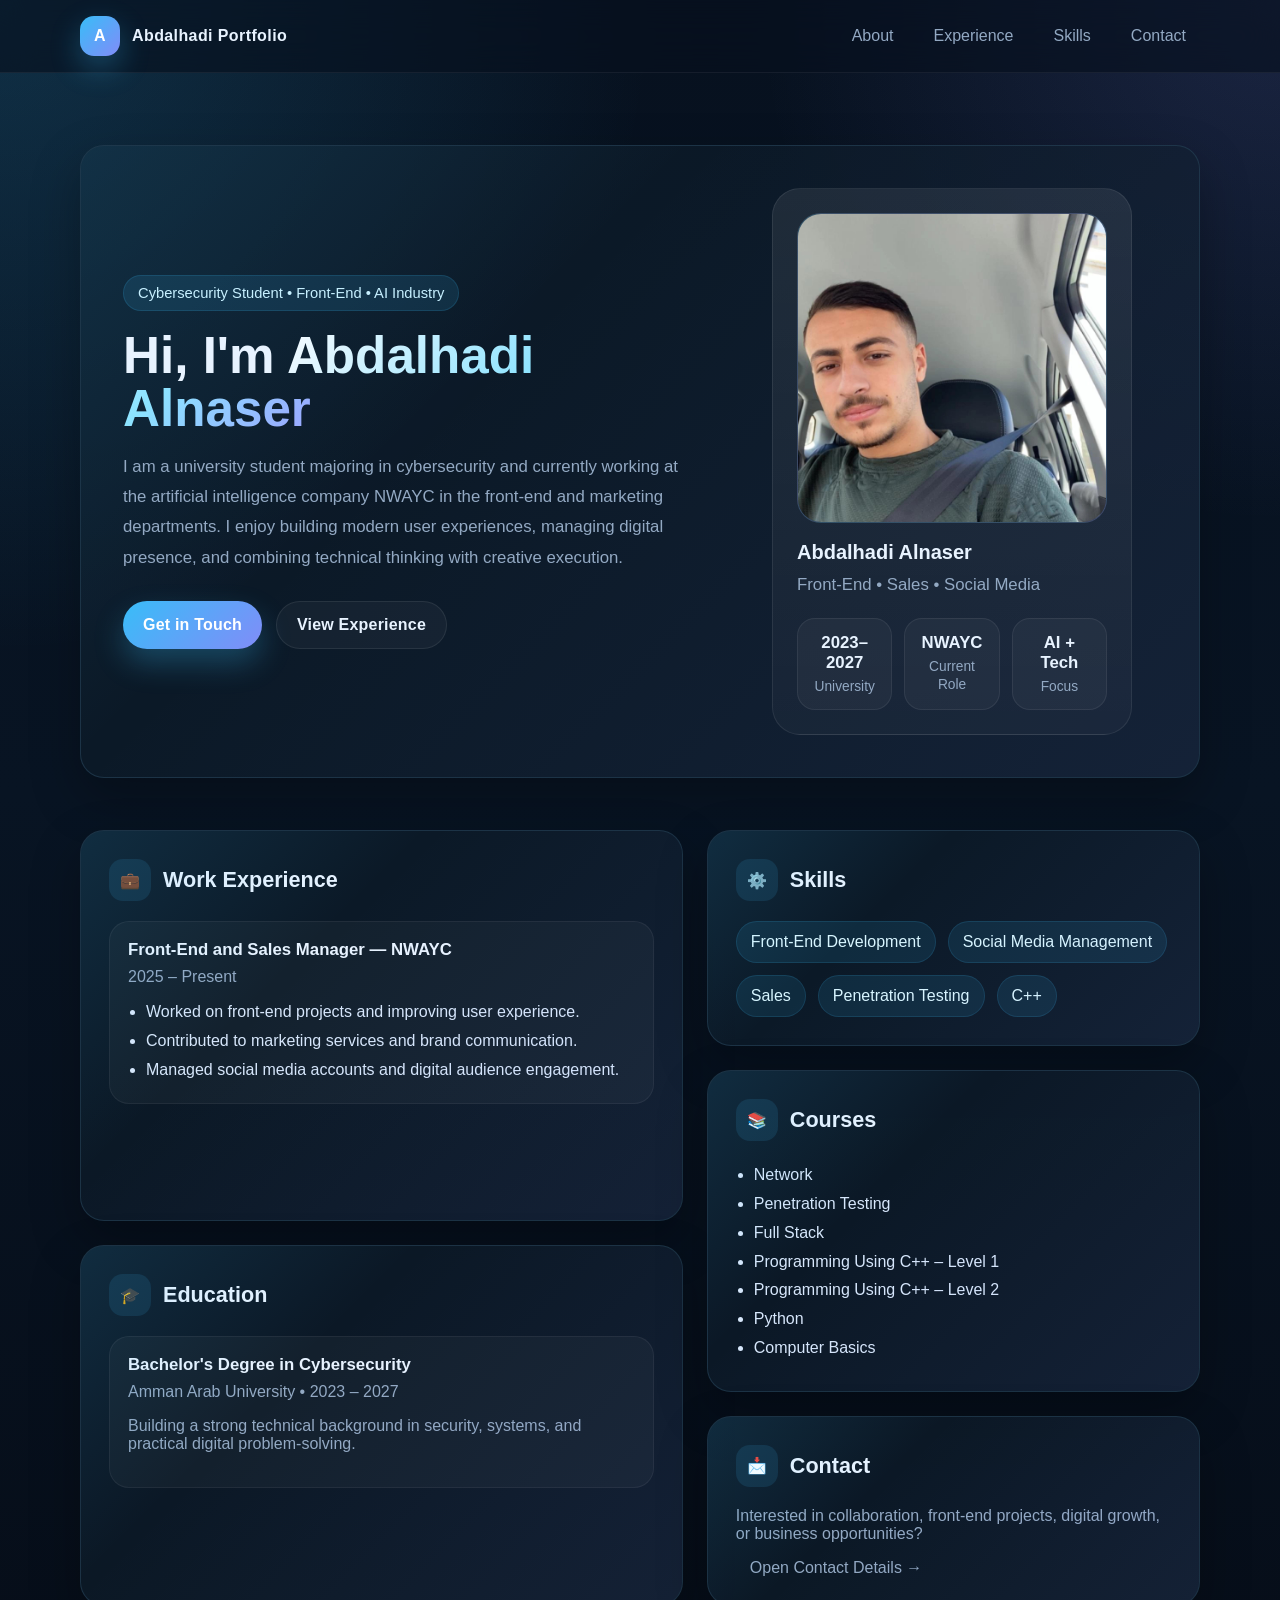
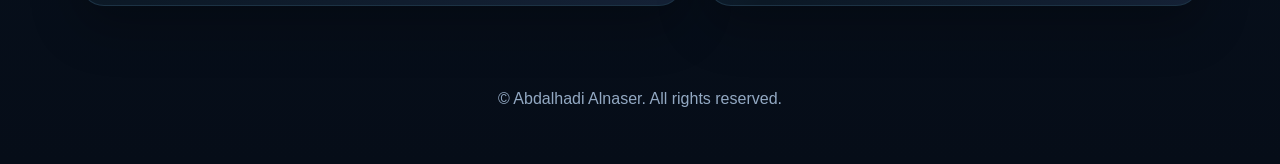
<file: index.html>
<!DOCTYPE html>
<html lang="en">
<head>
    <meta charset="UTF-8">
    <meta name="viewport" content="width=device-width, initial-scale=1.0">
    <title>Abdalhadi Alnaser | Portfolio Resume</title>
    <link rel="stylesheet" href="style.css">
</head>
<body>
    <header class="topbar">
        <div class="page-shell topbar-inner">
            <a href="index.html" class="brand">
                <span class="brand-mark">A</span>
                <span>Abdalhadi Portfolio</span>
            </a>
            <nav class="nav-links">
                <a href="#about">About</a>
                <a href="#experience">Experience</a>
                <a href="#skills">Skills</a>
                <a href="#contact">Contact</a>
            </nav>
        </div>
    </header>

    <main class="page-shell">
        <section class="hero" id="about">
            <div class="hero-card">
                <div class="hero-grid">
                    <div>
                        <span class="eyebrow">Cybersecurity Student • Front-End • AI Industry</span>
                        <h1>Hi, I'm <span class="accent-text">Abdalhadi Alnaser</span></h1>
                        <p>
                            I am a university student majoring in cybersecurity and currently working at the artificial intelligence company NWAYC in the front-end and marketing departments. I enjoy building modern user experiences, managing digital presence, and combining technical thinking with creative execution.
                        </p>
                        <div class="hero-actions">
                            <a class="btn btn-primary" href="MyContact.html">Get in Touch</a>
                            <a class="btn btn-secondary" href="#experience">View Experience</a>
                        </div>
                    </div>

                    <div class="hero-side">
                        <div class="profile-card">
                            <div class="profile-frame">
                                <img src="WhatsApp Image 2026-04-02 at 12.01.18 PM.jpeg" alt="Profile photo of Abdalhadi Alnaser">
                            </div>
                            <div class="profile-meta">
                                <h3>Abdalhadi Alnaser</h3>
                                <p>Front-End • Sales • Social Media</p>
                            </div>
                            <div class="quick-stats">
                                <div class="stat-box">
                                    <strong>2023–2027</strong>
                                    <span>University</span>
                                </div>
                                <div class="stat-box">
                                    <strong>NWAYC</strong>
                                    <span>Current Role</span>
                                </div>
                                <div class="stat-box">
                                    <strong>AI + Tech</strong>
                                    <span>Focus</span>
                                </div>
                            </div>
                        </div>
                    </div>
                </div>
            </div>
        </section>

        <section class="section-grid">
            <div class="stack">
                <article class="content-card" id="experience">
                    <div class="section-title">
                        <div class="section-icon">💼</div>
                        <h2>Work Experience</h2>
                    </div>
                    <div class="timeline-item">
                        <h3>Front-End and Sales Manager — NWAYC</h3>
                        <div class="meta">2025 – Present</div>
                        <ul>
                            <li>Worked on front-end projects and improving user experience.</li>
                            <li>Contributed to marketing services and brand communication.</li>
                            <li>Managed social media accounts and digital audience engagement.</li>
                        </ul>
                    </div>
                </article>

                <article class="content-card">
                    <div class="section-title">
                        <div class="section-icon">🎓</div>
                        <h2>Education</h2>
                    </div>
                    <div class="timeline-item">
                        <h3>Bachelor's Degree in Cybersecurity</h3>
                        <div class="meta">Amman Arab University • 2023 – 2027</div>
                        <p class="muted">Building a strong technical background in security, systems, and practical digital problem-solving.</p>
                    </div>
                </article>
            </div>

            <div class="stack">
                <article class="content-card" id="skills">
                    <div class="section-title">
                        <div class="section-icon">⚙️</div>
                        <h2>Skills</h2>
                    </div>
                    <div class="tags">
                        <span class="tag">Front-End Development</span>
                        <span class="tag">Social Media Management</span>
                        <span class="tag">Sales</span>
                        <span class="tag">Penetration Testing</span>
                        <span class="tag">C++</span>
                    </div>
                </article>

                <article class="content-card">
                    <div class="section-title">
                        <div class="section-icon">📚</div>
                        <h2>Courses</h2>
                    </div>
                    <ul class="clean-list">
                        <li>Network</li>
                        <li>Penetration Testing</li>
                        <li>Full Stack</li>
                        <li>Programming Using C++ – Level 1</li>
                        <li>Programming Using C++ – Level 2</li>
                        <li>Python</li>
                        <li>Computer Basics</li>
                    </ul>
                </article>

                <article class="content-card" id="contact">
                    <div class="section-title">
                        <div class="section-icon">📩</div>
                        <h2>Contact</h2>
                    </div>
                    <p class="muted">Interested in collaboration, front-end projects, digital growth, or business opportunities?</p>
                    <a class="inline-link" href="MyContact.html">Open Contact Details →</a>
                </article>
            </div>
        </section>

        <footer class="footer">
            <p>© Abdalhadi Alnaser. All rights reserved.</p>
        </footer>
    </main>
</body>
</html>
</file>
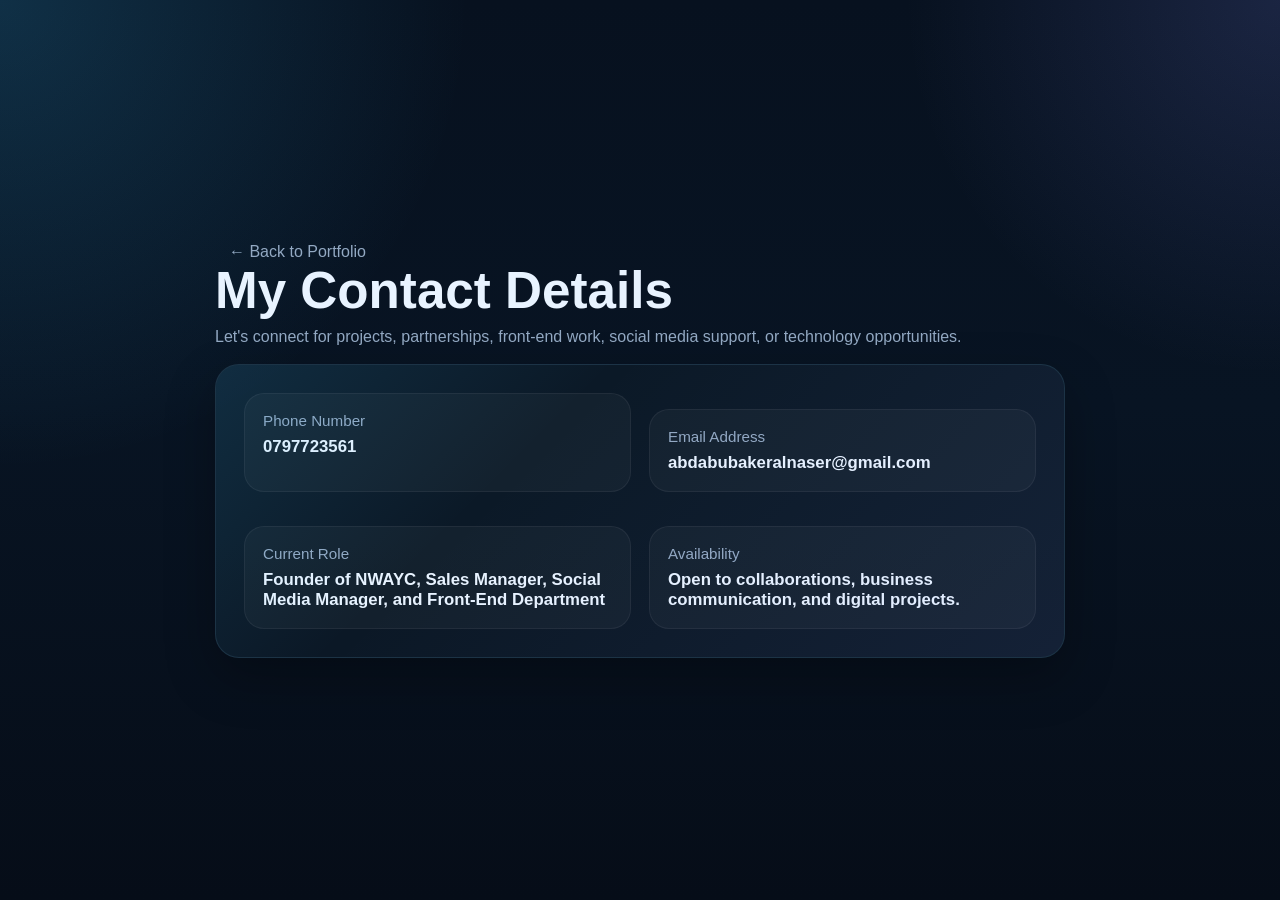
<file: MyContact.html>
<!DOCTYPE html>
<html lang="en">
<head>
    <meta charset="UTF-8">
    <meta name="viewport" content="width=device-width, initial-scale=1.0">
    <title>Contact | Abdalhadi Alnaser</title>
    <link rel="stylesheet" href="style.css">
</head>
<body>
    <main class="contact-layout">
        <section class="contact-wrap">
            <div class="contact-header">
                <a class="inline-link" href="index.html">← Back to Portfolio</a>
                <h1>My Contact Details</h1>
                <p>Let's connect for projects, partnerships, front-end work, social media support, or technology opportunities.</p>
            </div>

            <div class="content-card">
                <div class="contact-grid">
                    <div class="contact-item">
                        <span>Phone Number</span>
                        <a href="tel:0797723561">0797723561</a>
                    </div>
                    <div class="contact-item">
                        <span>Email Address</span>
                        <a href="mailto:abdabubakeralnaser@gmail.com">abdabubakeralnaser@gmail.com</a>
                    </div>
                    <div class="contact-item">
                        <span>Current Role</span>
                        <p>Founder of NWAYC, Sales Manager, Social Media Manager, and Front-End Department</p>
                    </div>
                    <div class="contact-item">
                        <span>Availability</span>
                        <p>Open to collaborations, business communication, and digital projects.</p>
                    </div>
                </div>
            </div>
        </section>
    </main>
</body>
</html>
</file>
<file: style.css>
:root {
  --bg: #07111f;
  --bg-soft: #0d1b2a;
  --card: rgba(13, 27, 42, 0.78);
  --card-border: rgba(125, 211, 252, 0.14);
  --text: #e8f3ff;
  --muted: #93a9c3;
  --brand: #38bdf8;
  --brand-2: #818cf8;
  --success: #34d399;
  --shadow: 0 20px 50px rgba(0, 0, 0, 0.28);
  --radius: 24px;
  --radius-sm: 16px;
  --max: 1120px;
}

* { box-sizing: border-box; }
html { scroll-behavior: smooth; }
body {
  margin: 0;
  font-family: Inter, "Segoe UI", Tahoma, Geneva, Verdana, sans-serif;
  color: var(--text);
  background:
    radial-gradient(circle at top left, rgba(56, 189, 248, 0.18), transparent 30%),
    radial-gradient(circle at top right, rgba(129, 140, 248, 0.16), transparent 24%),
    linear-gradient(180deg, #07111f 0%, #081423 45%, #060d18 100%);
  min-height: 100vh;
}

a { color: inherit; text-decoration: none; }
img { max-width: 100%; display: block; }

.page-shell {
  width: min(calc(100% - 32px), var(--max));
  margin: 0 auto;
}

.topbar {
  position: sticky;
  top: 0;
  z-index: 10;
  backdrop-filter: blur(18px);
  background: rgba(7, 17, 31, 0.64);
  border-bottom: 1px solid rgba(255,255,255,0.06);
}

.topbar-inner {
  display: flex;
  justify-content: space-between;
  align-items: center;
  gap: 16px;
  padding: 16px 0;
}

.brand {
  display: flex;
  align-items: center;
  gap: 12px;
  font-weight: 700;
  letter-spacing: 0.4px;
}

.brand-mark {
  width: 40px;
  height: 40px;
  border-radius: 14px;
  display: grid;
  place-items: center;
  background: linear-gradient(135deg, var(--brand), var(--brand-2));
  color: white;
  box-shadow: 0 12px 30px rgba(56,189,248,0.3);
}

.nav-links {
  display: flex;
  gap: 12px;
  flex-wrap: wrap;
}

.nav-links a,
.inline-link {
  color: var(--muted);
  padding: 10px 14px;
  border-radius: 999px;
  transition: 0.25s ease;
}

.nav-links a:hover,
.inline-link:hover {
  color: var(--text);
  background: rgba(255,255,255,0.05);
}

.hero {
  padding: 72px 0 28px;
}

.hero-card,
.content-card {
  position: relative;
  background: var(--card);
  border: 1px solid var(--card-border);
  border-radius: var(--radius);
  box-shadow: var(--shadow);
  overflow: hidden;
}

.hero-card::before,
.content-card::before {
  content: "";
  position: absolute;
  inset: 0;
  background: linear-gradient(135deg, rgba(56,189,248,0.12), transparent 35%, rgba(129,140,248,0.08));
  pointer-events: none;
}

.hero-grid {
  position: relative;
  z-index: 1;
  display: grid;
  grid-template-columns: 1.3fr 0.9fr;
  gap: 32px;
  align-items: center;
  padding: 42px;
}

.eyebrow {
  display: inline-flex;
  align-items: center;
  gap: 8px;
  padding: 9px 14px;
  border-radius: 999px;
  background: rgba(56, 189, 248, 0.12);
  color: #c7f0ff;
  border: 1px solid rgba(56, 189, 248, 0.15);
  font-size: 0.92rem;
}

.hero h1 {
  margin: 18px 0 12px;
  font-size: clamp(2.4rem, 4vw, 4.5rem);
  line-height: 1.04;
}

.hero p {
  color: var(--muted);
  font-size: 1.05rem;
  line-height: 1.8;
  max-width: 60ch;
}

.accent-text {
  background: linear-gradient(135deg, #f8fbff 0%, #8ce3ff 60%, #9aa4ff 100%);
  -webkit-background-clip: text;
  background-clip: text;
  color: transparent;
}

.hero-actions {
  display: flex;
  gap: 14px;
  flex-wrap: wrap;
  margin-top: 28px;
}

.btn {
  border: none;
  border-radius: 999px;
  padding: 14px 20px;
  font-weight: 600;
  letter-spacing: 0.2px;
  display: inline-flex;
  align-items: center;
  gap: 10px;
  transition: transform 0.25s ease, box-shadow 0.25s ease, background 0.25s ease;
}

.btn-primary {
  background: linear-gradient(135deg, var(--brand), var(--brand-2));
  color: white;
  box-shadow: 0 14px 30px rgba(56,189,248,0.28);
}

.btn-secondary {
  background: rgba(255,255,255,0.04);
  color: var(--text);
  border: 1px solid rgba(255,255,255,0.08);
}

.btn:hover { transform: translateY(-2px); }

.hero-side {
  display: grid;
  place-items: center;
}

.profile-card {
  width: min(100%, 360px);
  padding: 24px;
  border-radius: 28px;
  background: linear-gradient(180deg, rgba(255,255,255,0.08), rgba(255,255,255,0.03));
  border: 1px solid rgba(255,255,255,0.08);
}

.profile-frame {
  aspect-ratio: 1/1;
  border-radius: 24px;
  overflow: hidden;
  background: linear-gradient(135deg, rgba(56,189,248,0.18), rgba(129,140,248,0.18));
  border: 1px solid rgba(255,255,255,0.08);
  box-shadow: inset 0 0 30px rgba(255,255,255,0.05);
}

.profile-frame img {
  width: 100%;
  height: 100%;
  object-fit: cover;
}

.profile-meta {
  margin-top: 18px;
}

.profile-meta h3 {
  margin: 0 0 6px;
  font-size: 1.25rem;
}

.profile-meta p {
  margin: 0;
  color: var(--muted);
}

.quick-stats {
  display: grid;
  grid-template-columns: repeat(3, 1fr);
  gap: 12px;
  margin-top: 18px;
}

.stat-box {
  padding: 14px;
  border-radius: 18px;
  background: rgba(255,255,255,0.04);
  border: 1px solid rgba(255,255,255,0.07);
  text-align: center;
}

.stat-box strong {
  display: block;
  font-size: 1.05rem;
  margin-bottom: 4px;
}

.stat-box span {
  color: var(--muted);
  font-size: 0.86rem;
}

.section-grid {
  display: grid;
  grid-template-columns: 1.1fr 0.9fr;
  gap: 24px;
  padding: 24px 0 60px;
}

.stack {
  display: grid;
  gap: 24px;
}

.content-card {
  padding: 28px;
}

.section-title {
  display: flex;
  align-items: center;
  gap: 12px;
  margin-bottom: 20px;
}

.section-title h2 {
  margin: 0;
  font-size: 1.35rem;
}

.section-icon {
  width: 42px;
  height: 42px;
  border-radius: 14px;
  display: grid;
  place-items: center;
  background: rgba(56, 189, 248, 0.12);
  color: #c7f0ff;
}

.timeline-item,
.contact-item {
  padding: 18px;
  border-radius: 20px;
  background: rgba(255,255,255,0.035);
  border: 1px solid rgba(255,255,255,0.06);
}

.timeline-item + .timeline-item,
.contact-item + .contact-item { margin-top: 16px; }

.timeline-item h3,
.contact-item h3 {
  margin: 0 0 8px;
  font-size: 1.05rem;
}

.meta,
.muted {
  color: var(--muted);
}

.timeline-item ul,
.clean-list {
  margin: 12px 0 0;
  padding-left: 18px;
  color: #d7e7fb;
  line-height: 1.8;
}

.tags {
  display: flex;
  flex-wrap: wrap;
  gap: 12px;
}

.tag {
  padding: 11px 14px;
  border-radius: 999px;
  background: rgba(56, 189, 248, 0.11);
  border: 1px solid rgba(56, 189, 248, 0.14);
  color: #d9f6ff;
  font-weight: 500;
}

.footer {
  color: var(--muted);
  text-align: center;
  padding: 8px 0 40px;
}

.contact-layout {
  min-height: 100vh;
  display: grid;
  place-items: center;
  padding: 24px 0;
}

.contact-wrap {
  width: min(calc(100% - 32px), 850px);
}

.contact-header {
  margin-bottom: 18px;
}

.contact-header h1 { margin: 0 0 8px; font-size: clamp(2rem, 4vw, 3.2rem); }
.contact-header p { margin: 0; color: var(--muted); }

.contact-grid {
  display: grid;
  grid-template-columns: repeat(2, 1fr);
  gap: 18px;
}

.contact-item span {
  display: block;
  font-size: 0.95rem;
  color: var(--muted);
  margin-bottom: 8px;
}

.contact-item a,
.contact-item p {
  margin: 0;
  font-weight: 600;
  font-size: 1.05rem;
}

@media (max-width: 920px) {
  .hero-grid,
  .section-grid,
  .contact-grid {
    grid-template-columns: 1fr;
  }

  .hero-grid { padding: 24px; }
  .hero { padding-top: 40px; }
}

@media (max-width: 640px) {
  .topbar-inner {
    flex-direction: column;
    align-items: flex-start;
  }

  .quick-stats {
    grid-template-columns: 1fr;
  }

  .content-card,
  .profile-card {
    padding: 20px;
  }

  .hero h1 { font-size: 2.2rem; }
}
</file>
